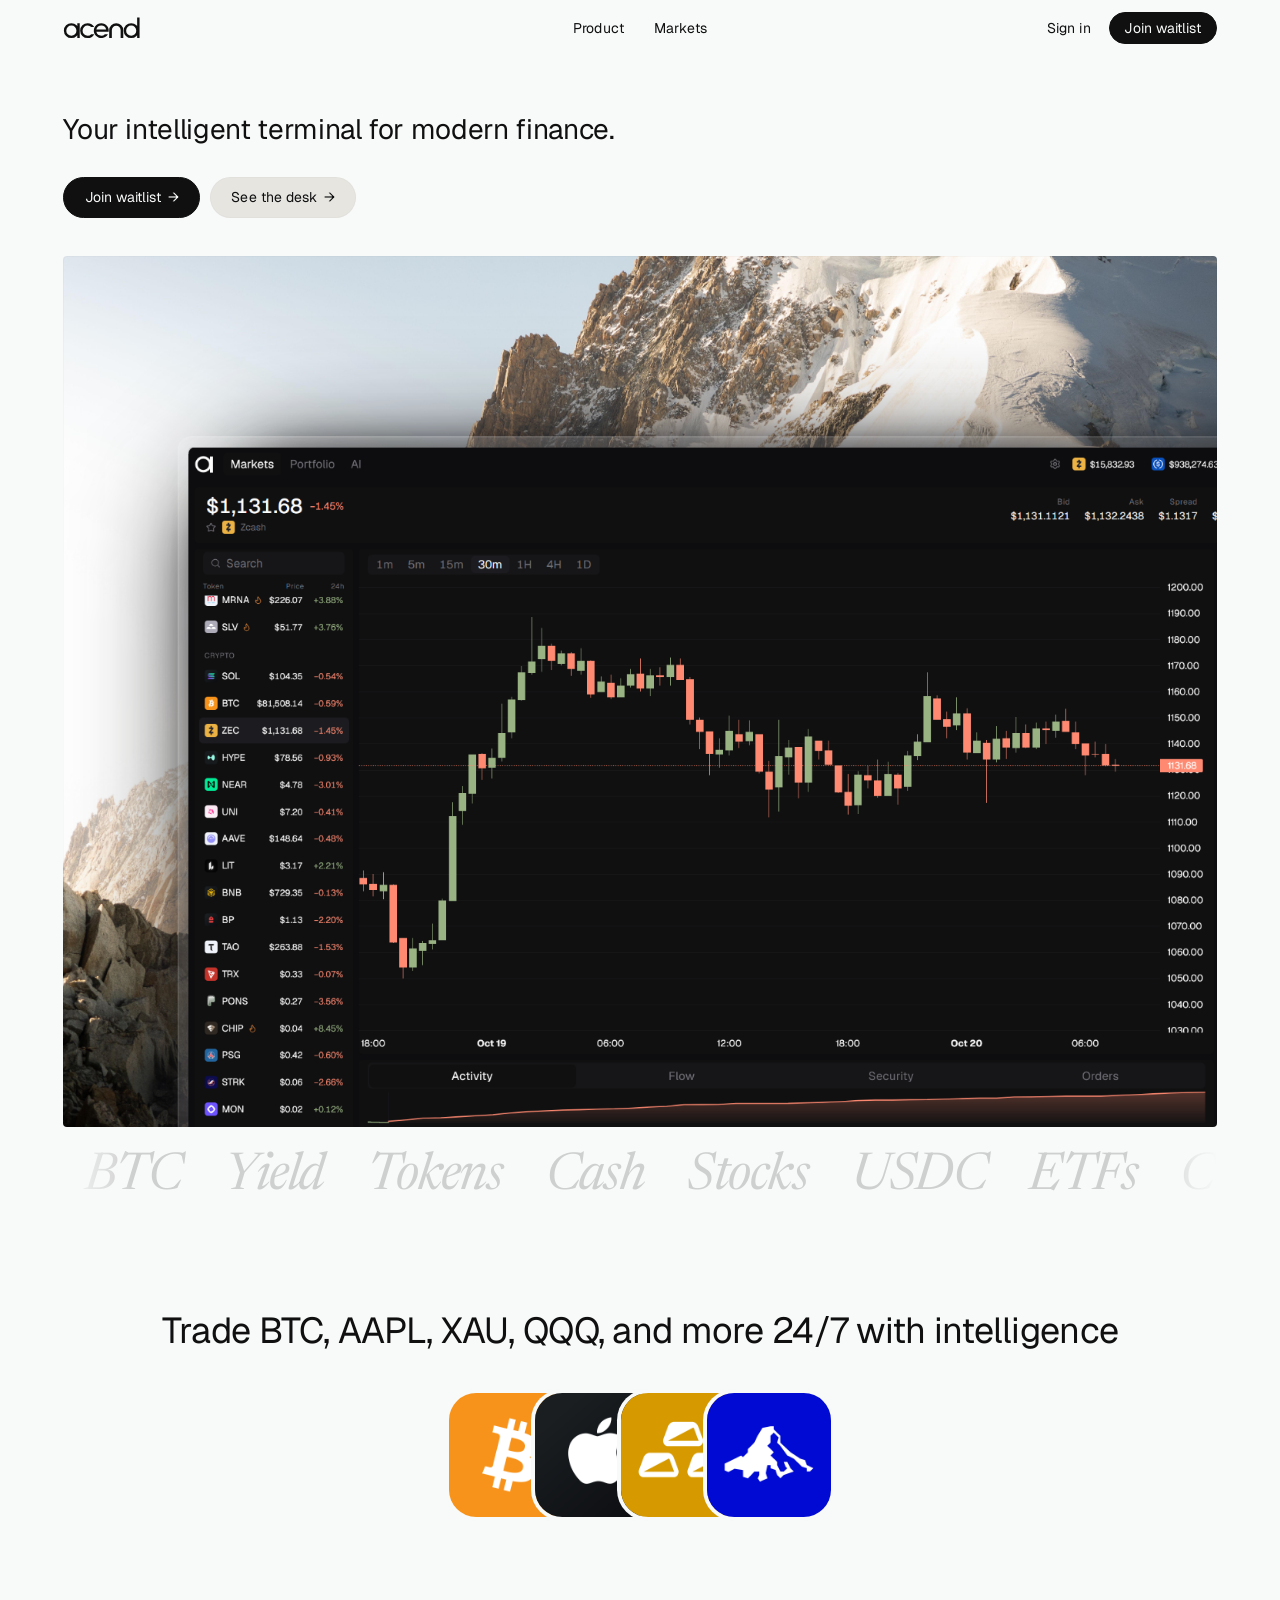
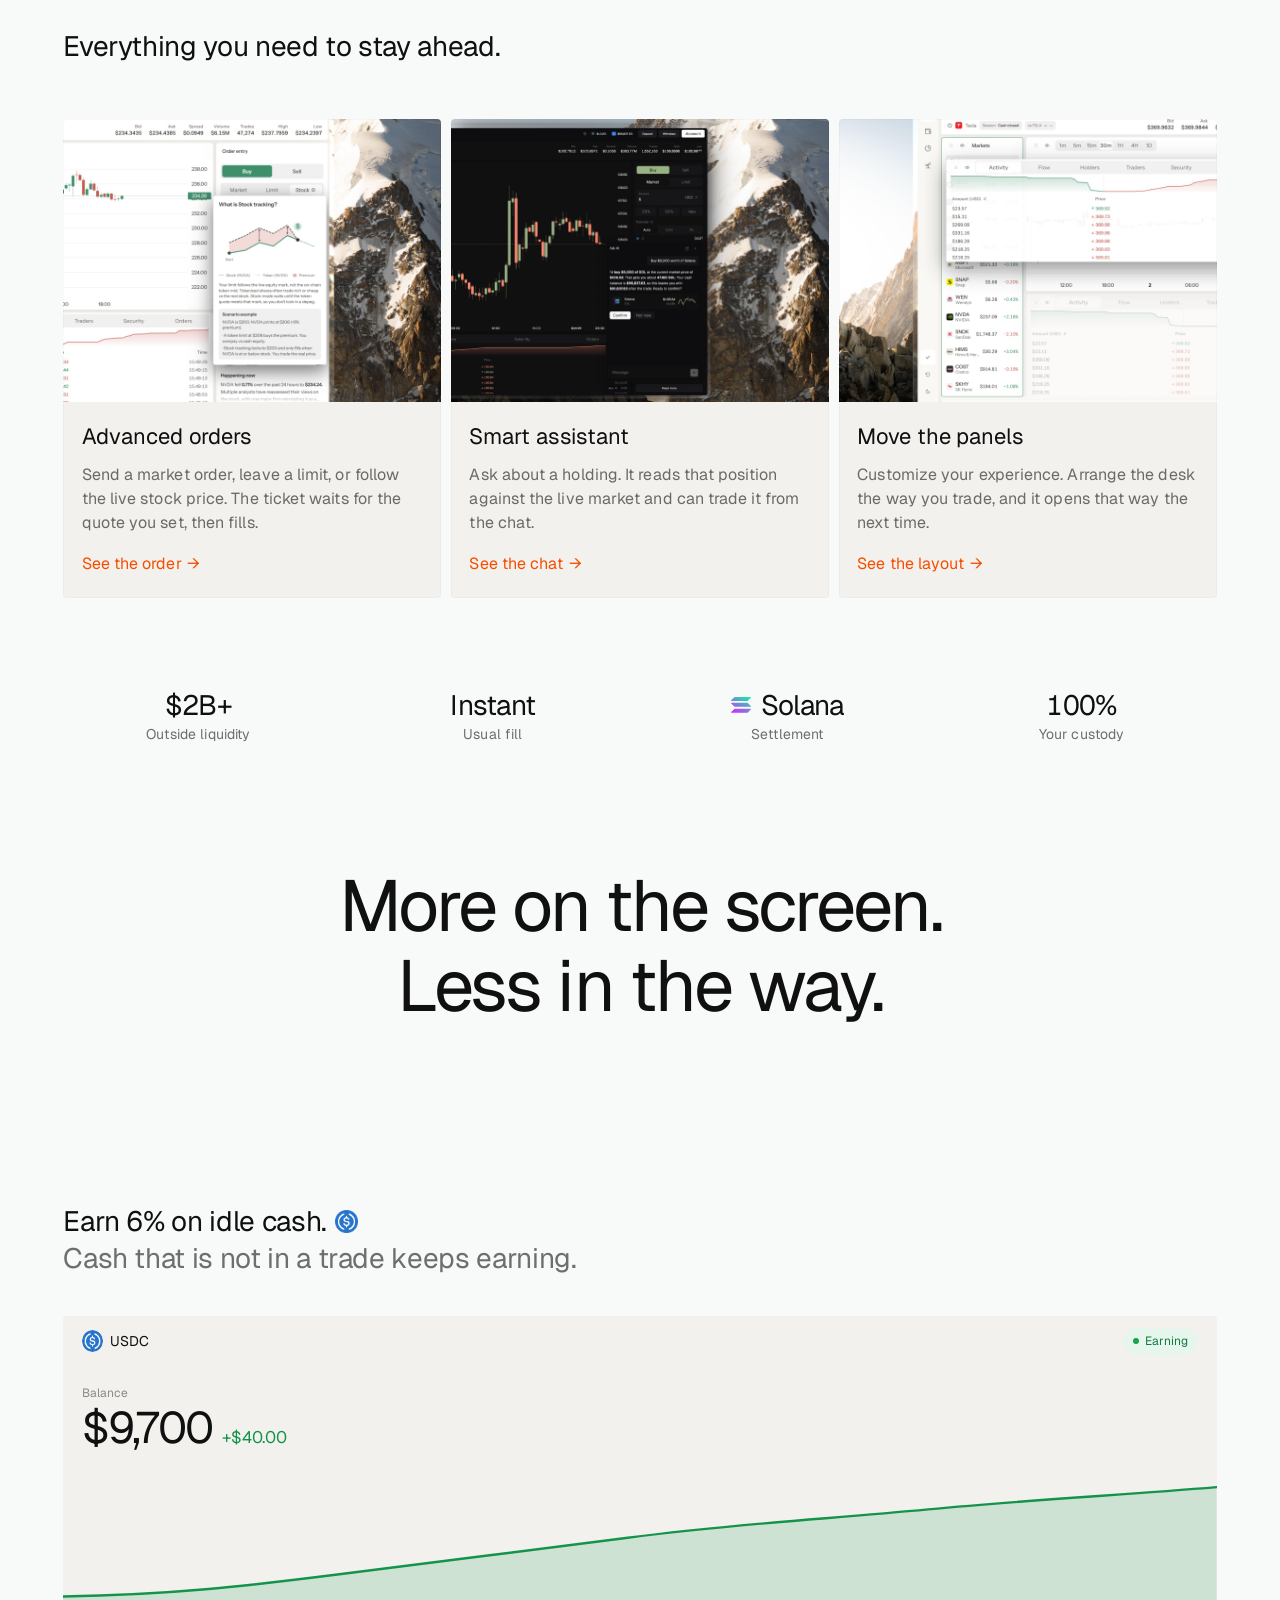
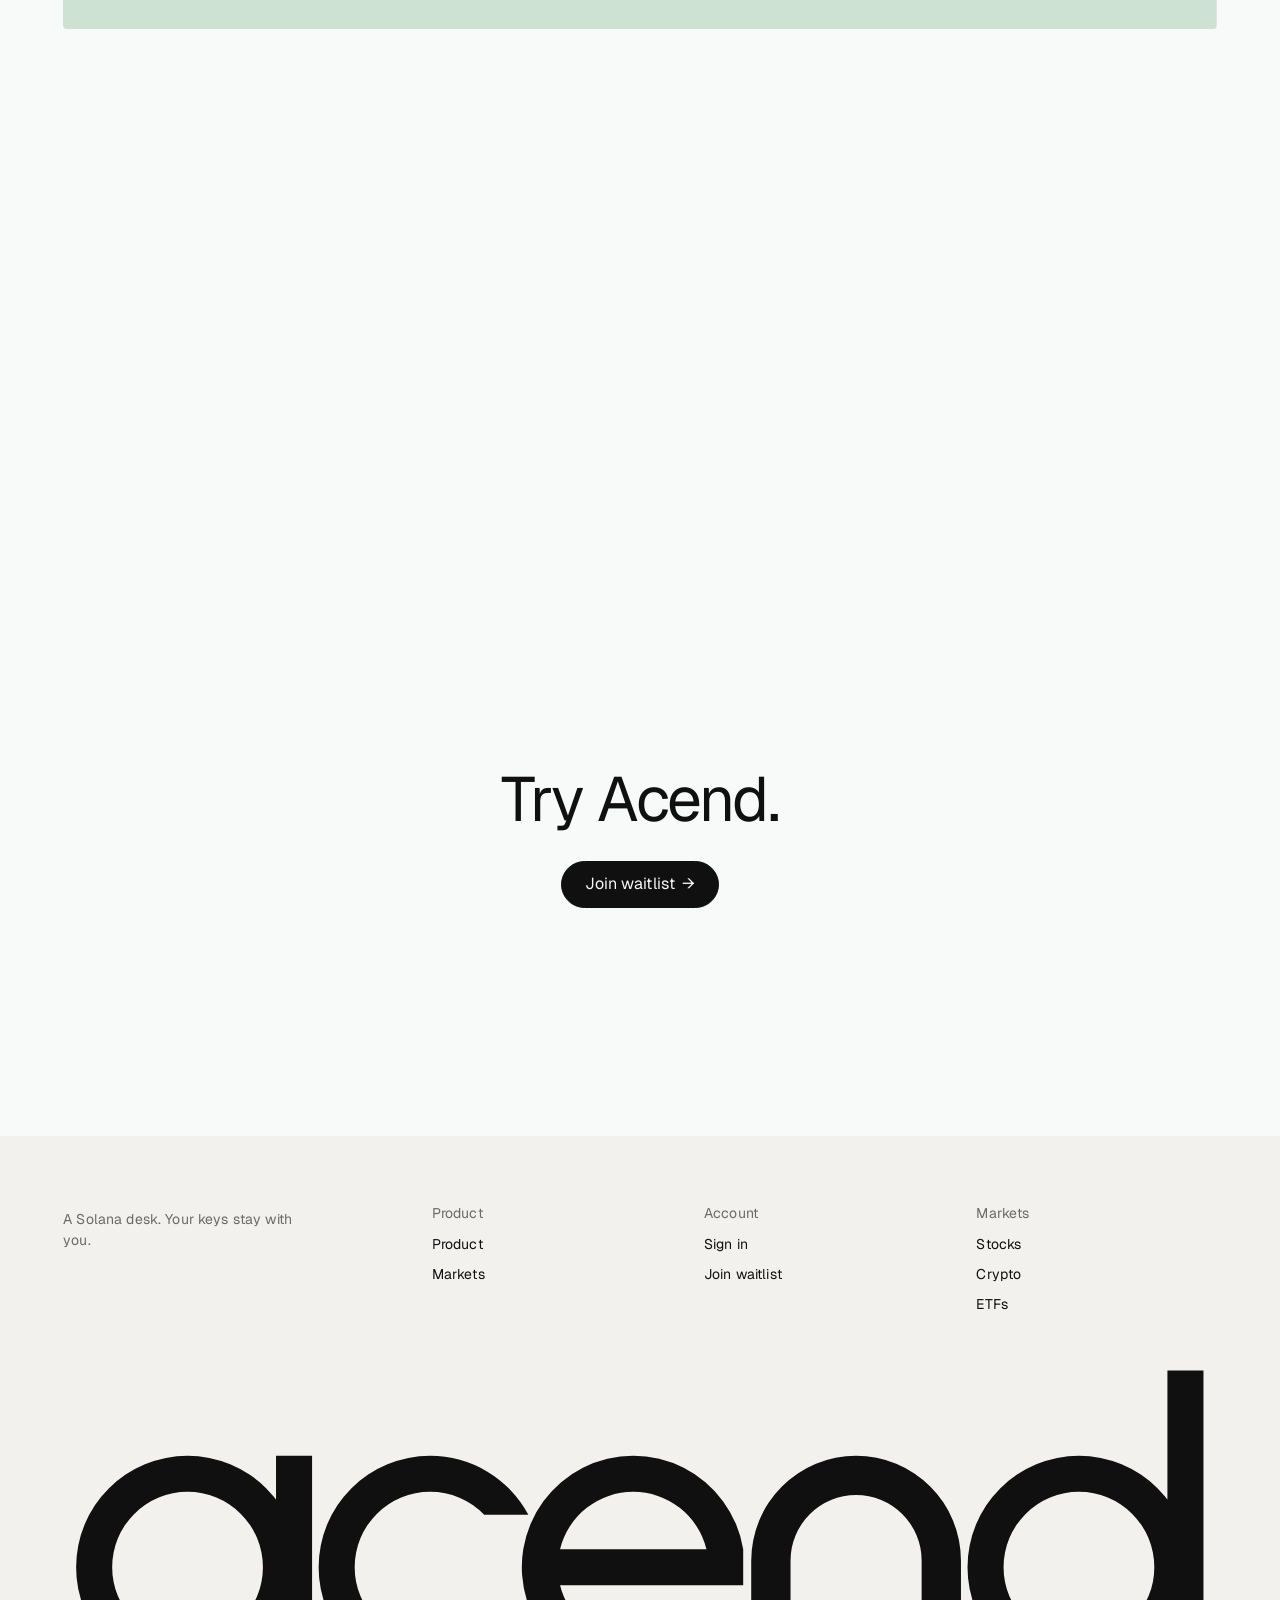
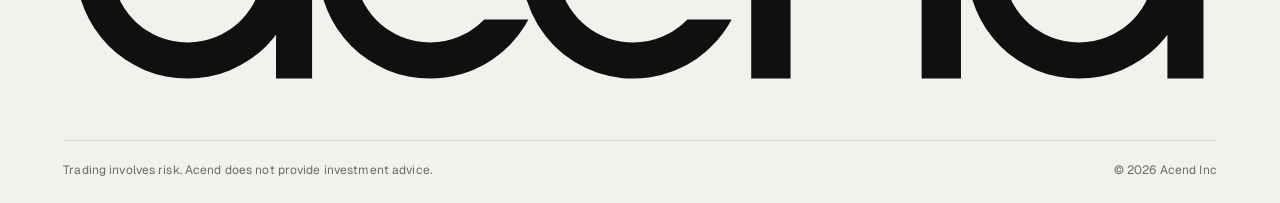
<file: index.html>
<!DOCTYPE html>
<html lang="en">
  <head>
    <meta charset="utf-8" />
    <meta name="viewport" content="width=device-width, initial-scale=1" />
    <meta name="theme-color" content="#f8f9f9" />
    <meta
      name="description"
      content="Acend is a trading desk on Solana. Stocks, crypto, ETFs, and yield in one place. You keep custody."
    />
    <meta property="og:title" content="Acend | A trading desk on Solana" />
    <meta
      property="og:description"
      content="Acend is a trading desk on Solana. One ticket for stocks, crypto, ETFs, and yield. You keep custody."
    />
    <meta property="og:type" content="website" />
    <title>Acend | A trading desk on Solana</title>
    <link rel="icon" href="./favicon.svg" type="image/svg+xml" />
    <link rel="preconnect" href="https://fonts.googleapis.com" />
    <link rel="preconnect" href="https://fonts.gstatic.com" crossorigin />
    <link
      href="https://fonts.googleapis.com/css2?family=Geist:wght@300;400;500&family=Newsreader:ital,opsz,wght@1,6..72,400&display=swap"
      rel="stylesheet"
    />
    <link rel="stylesheet" href="./styles.css" />
  </head>
  <body>
    <a class="skip-link" href="#main">Skip to content</a>

    <header class="header">
      <div class="container header-bar">
        <a class="logo" href="#top" aria-label="Acend home">
          <svg class="wordmark" viewBox="0 0 176 50" aria-hidden="true">
            <g fill="currentColor" fill-rule="nonzero">
              <g transform="translate(2 14)">
                <path d="M34 17a17 17 0 1 1-34 0 17 17 0 1 1 34 0zM28.5 17a11.5 11.5 0 1 0-23 0 11.5 11.5 0 1 0 23 0zM30.5 0h5.5v34h-5.5z" />
              </g>
              <g transform="translate(39 14)">
                <path d="M32 9A17 17 0 0 0 17 0A17 17 0 0 0 0 17A17 17 0 0 0 17 34A17 17 0 0 0 32 25L25.26 25A11.5 11.5 0 0 1 17 28.5A11.5 11.5 0 0 1 5.5 17A11.5 11.5 0 0 1 17 5.5A11.5 11.5 0 0 1 25.26 9L32 9Z" />
              </g>
              <g transform="translate(70 14)">
                <path fill-rule="evenodd" d="M32 25A17 17 0 1 1 33.776 14.25L33.776 19.75H5.833A11.5 11.5 0 0 0 17 28.5A11.5 11.5 0 0 0 25.26 25L32 25ZM5.833 14.25A11.5 11.5 0 0 1 17 5.5A11.5 11.5 0 0 1 28.167 14.25Z" />
              </g>
              <g transform="translate(105 14)">
                <path d="M0 34V16A16 16 0 0 1 32 16V34H26V16A10 10 0 0 0 6 16V34H0Z" />
              </g>
              <g transform="translate(138 14)">
                <path d="M34 17a17 17 0 1 1-34 0 17 17 0 1 1 34 0zM28.5 17a11.5 11.5 0 1 0-23 0 11.5 11.5 0 1 0 23 0zM30.5-13h5.5v47h-5.5z" />
              </g>
            </g>
          </svg>
        </a>

        <nav class="nav" aria-label="Primary">
          <a href="#products">Product</a>
          <a href="#products">Markets</a>
        </nav>

        <div class="header-actions">
          <a class="quiet" href="https://acend-production.up.railway.app" data-app>Sign in</a>
          <a class="btn" href="/waitlist">Join waitlist</a>
        </div>

        <button
          class="menu-toggle"
          type="button"
          aria-expanded="false"
          aria-controls="mobile-nav"
          aria-label="Open menu"
        >
          <span></span>
          <span></span>
          <span></span>
        </button>
      </div>
    </header>

    <div class="mobile-nav" id="mobile-nav">
      <nav class="container" aria-label="Mobile">
        <a href="#products">Product</a>
        <a href="#products">Markets</a>
        <div class="mobile-cta">
          <a class="btn" href="/waitlist">Join waitlist</a>
        </div>
      </nav>
    </div>

    <main id="main">
      <section class="hero" id="top">
        <div class="container">
          <div class="stack">
            <h1 class="stack-title">Your intelligent terminal for modern finance.</h1>
          </div>
          <div class="hero-actions">
            <a class="btn" href="/waitlist">
              Join waitlist <span class="arrow" aria-hidden="true">→</span>
            </a>
            <a class="btn btn--secondary" href="#products">
              See the desk <span class="arrow" aria-hidden="true">→</span>
            </a>
          </div>

          <figure class="stage">
            <img
              src="./images/hero-desktop.png"
              alt="Acend trading desk over a mountain, with markets, a chart, and an order ticket."
              width="1500"
              height="1132"
            />
          </figure>
        </div>

        <section class="marquee" id="markets" aria-label="Markets">
          <div class="marquee__mask">
            <div class="marquee__track">
              <span class="marquee__item">BTC</span>
              <span class="marquee__item">Yield</span>
              <span class="marquee__item">Tokens</span>
              <span class="marquee__item">Cash</span>
              <span class="marquee__item">Stocks</span>
              <span class="marquee__item">USDC</span>
              <span class="marquee__item">ETFs</span>
              <span class="marquee__item">Crypto</span>
              <span class="marquee__item">SOL</span>
              <span class="marquee__item">Portfolio</span>
              <span class="marquee__item">BTC</span>
              <span class="marquee__item">Yield</span>
              <span class="marquee__item">Tokens</span>
              <span class="marquee__item">Cash</span>
              <span class="marquee__item">Stocks</span>
              <span class="marquee__item">USDC</span>
              <span class="marquee__item">ETFs</span>
              <span class="marquee__item">Crypto</span>
              <span class="marquee__item">SOL</span>
              <span class="marquee__item">Portfolio</span>
            </div>
          </div>
        </section>
      </section>

      <section class="logos" aria-labelledby="logos-title">
        <div class="container">
          <p class="logos-title" id="logos-title">Trade BTC, AAPL, XAU, QQQ, and more 24/7 with intelligence</p>
          <div class="marks">
            <img src="./images/mark-btc.png" alt="" width="600" height="600" />
            <img src="./images/mark-aapl.png" alt="" width="600" height="600" />
            <img src="./images/mark-xau.png" alt="" width="600" height="600" />
            <img src="./images/mark-qqq.png" alt="" width="600" height="600" />
          </div>
        </div>
      </section>

      <section class="section" id="products">
        <div class="container">
          <div class="stack">
            <h2 class="stack-title">Everything you need<br class="stack-break"> to stay ahead.</h2>
          </div>

          <div class="cards">
            <article class="card">
              <figure class="card-media">
                <img
                  src="./images/advanced-orders.jpg"
                  alt="Stock tracking on the Acend ticket, with a limit that follows the live equity price"
                  width="1600"
                  height="1200"
                />
              </figure>
              <div class="card-body">
                <h3 class="type-md">Advanced orders</h3>
                <p class="type-base sec pretty">
                  Send a market order, leave a limit, or follow the live stock price. The ticket waits for the quote you set, then fills.
                </p>
                <a class="link-accent" href="#products">See the order <span class="arrow" aria-hidden="true">→</span></a>
              </div>
            </article>

            <article class="card">
              <figure class="card-media">
                <img
                  src="./images/smart-assistant.jpg"
                  alt="Ask AI on the Acend desk, confirming a $5,000 Solana buy beside a mountain."
                  width="1517"
                  height="1136"
                />
              </figure>
              <div class="card-body">
                <h3 class="type-md">Smart assistant</h3>
                <p class="type-base sec pretty">
                  Ask about a holding. It reads that position against the live market and can trade it from the chat.
                </p>
                <a class="link-accent" href="#products">See the chat <span class="arrow" aria-hidden="true">→</span></a>
              </div>
            </article>

            <article class="card">
              <figure class="card-media">
                <img
                  src="./images/easy-layout.jpg"
                  alt="Acend markets panel dragged over a Tesla chart, with activity and a stock list"
                  width="1600"
                  height="1200"
                />
              </figure>
              <div class="card-body">
                <h3 class="type-md">Move the panels</h3>
                <p class="type-base sec pretty">
                  Customize your experience. Arrange the desk the way you trade, and it opens that way the next time.
                </p>
                <a class="link-accent" href="#products">See the layout <span class="arrow" aria-hidden="true">→</span></a>
              </div>
            </article>
          </div>
        </div>
      </section>

      <section class="stats-band">
        <div class="container">
          <dl class="stats">
            <div>
              <dt>$2B+</dt>
              <dd>Outside liquidity</dd>
            </div>
            <div>
              <dt>Instant</dt>
              <dd>Usual fill</dd>
            </div>
            <div>
              <dt class="stats-solana">
                <svg class="solana-mark" viewBox="0 0 398 312" aria-hidden="true" focusable="false">
                  <defs>
                    <linearGradient id="sol-a" x1="360.9" y1="351.5" x2="141.2" y2="-69.3" gradientTransform="matrix(1 0 0 -1 0 314)" gradientUnits="userSpaceOnUse">
                      <stop offset="0" stop-color="#00ffa3" />
                      <stop offset="1" stop-color="#dc1fff" />
                    </linearGradient>
                    <linearGradient id="sol-b" x1="264.8" y1="401.6" x2="45.2" y2="-19.1" gradientTransform="matrix(1 0 0 -1 0 314)" gradientUnits="userSpaceOnUse">
                      <stop offset="0" stop-color="#00ffa3" />
                      <stop offset="1" stop-color="#dc1fff" />
                    </linearGradient>
                    <linearGradient id="sol-c" x1="312.5" y1="376.7" x2="92.9" y2="-44.1" gradientTransform="matrix(1 0 0 -1 0 314)" gradientUnits="userSpaceOnUse">
                      <stop offset="0" stop-color="#00ffa3" />
                      <stop offset="1" stop-color="#dc1fff" />
                    </linearGradient>
                  </defs>
                  <path fill="url(#sol-b)" d="M64.6 3.8C67.1 1.4 70.4 0 73.8 0h317.4c5.8 0 8.7 7 4.6 11.1l-62.7 62.7c-2.4 2.4-5.7 3.8-9.2 3.8H6.5c-5.8 0-8.7-7-4.6-11.1L64.6 3.8z" />
                  <path fill="url(#sol-c)" d="M333.1 120.1c-2.4-2.4-5.7-3.8-9.2-3.8H6.5c-5.8 0-8.7 7-4.6 11.1l62.7 62.7c2.4 2.4 5.7 3.8 9.2 3.8h317.4c5.8 0 8.7-7 4.6-11.1l-62.7-62.7z" />
                  <path fill="url(#sol-a)" d="M64.6 237.9c2.4-2.4 5.7-3.8 9.2-3.8h317.4c5.8 0 8.7 7 4.6 11.1l-62.7 62.7c-2.4 2.4-5.7 3.8-9.2 3.8H6.5c-5.8 0-8.7-7-4.6-11.1l62.7-62.7z" />
                </svg>
                Solana
              </dt>
              <dd>Settlement</dd>
            </div>
            <div>
              <dt>100%</dt>
              <dd>Your custody</dd>
            </div>
          </dl>
        </div>
      </section>

      <section class="statement">
        <div class="container">
          <h2 class="type-display">More on the screen. Less in the way.</h2>
        </div>
      </section>

      <section class="section yield" id="yield">
        <div class="container">
          <div class="stack">
            <h2 class="stack-title">Earn 6% on idle cash.<img class="cash-mark" src="./images/usdc.png" alt="" width="256" height="256" /></h2>
            <p class="stack-support">Cash that is not in a trade keeps earning.</p>
          </div>
          <figure class="yield-shot">
            <div class="app-shot" role="img" aria-label="Acend balance of $9,700, earning $40.00.">
              <div class="app-shot-bar">
                <span class="app-shot-asset">
                  <img src="./images/usdc.png" alt="" width="256" height="256" />
                  USDC
                </span>
                <span class="app-status">Earning</span>
              </div>
              <div class="app-shot-main">
                <p class="app-shot-label">Balance</p>
                <div class="app-shot-line">
                  <p class="app-shot-balance">$9,700</p>
                  <p class="app-shot-delta">+$40.00</p>
                </div>
              </div>
              <svg class="app-chart" viewBox="0 0 960 150" preserveAspectRatio="none" aria-hidden="true">
                <path class="app-chart-fill" d="M0 118C90 116 150 108 230 96C320 82 380 74 470 60C560 46 630 42 720 32C810 22 880 18 960 10V150H0Z" />
                <path class="app-chart-line" d="M0 118C90 116 150 108 230 96C320 82 380 74 470 60C560 46 630 42 720 32C810 22 880 18 960 10" />
              </svg>
            </div>
          </figure>
        </div>
      </section>

      <section class="globe-park" aria-hidden="true">
        <div class="container">
          <canvas class="globe" id="globe"></canvas>
        </div>
      </section>

      <section class="close" id="get-started">
        <div class="container">
          <div class="stack">
            <h2 class="stack-title">Try Acend.</h2>
          </div>
          <a class="btn" href="/waitlist">
            Join waitlist <span class="arrow" aria-hidden="true">→</span>
          </a>
        </div>
      </section>

      <div class="mind">
        <canvas id="mind" aria-hidden="true"></canvas>
      </div>
    </main>

    <footer class="footer">
      <div class="container">
        <div class="footer-grid">
          <div class="footer-brand">
            <p>A Solana desk. Your keys stay with you.</p>
          </div>
          <div>
            <h3>Product</h3>
            <a href="#products">Product</a>
            <a href="#products">Markets</a>
          </div>
          <div>
            <h3>Account</h3>
            <a href="https://acend-production.up.railway.app" data-app>Sign in</a>
            <a href="/waitlist">Join waitlist</a>
          </div>
          <div>
            <h3>Markets</h3>
            <a href="#products">Stocks</a>
            <a href="#products">Crypto</a>
            <a href="#products">ETFs</a>
          </div>
        </div>

        <a class="footer-mark" href="#top" aria-label="Acend home">
          <svg class="wordmark" viewBox="0 0 176 50" aria-hidden="true">
            <g fill="currentColor" fill-rule="nonzero">
              <g transform="translate(2 14)">
                <path d="M34 17a17 17 0 1 1-34 0 17 17 0 1 1 34 0zM28.5 17a11.5 11.5 0 1 0-23 0 11.5 11.5 0 1 0 23 0zM30.5 0h5.5v34h-5.5z" />
              </g>
              <g transform="translate(39 14)">
                <path d="M32 9A17 17 0 0 0 17 0A17 17 0 0 0 0 17A17 17 0 0 0 17 34A17 17 0 0 0 32 25L25.26 25A11.5 11.5 0 0 1 17 28.5A11.5 11.5 0 0 1 5.5 17A11.5 11.5 0 0 1 17 5.5A11.5 11.5 0 0 1 25.26 9L32 9Z" />
              </g>
              <g transform="translate(70 14)">
                <path fill-rule="evenodd" d="M32 25A17 17 0 1 1 33.776 14.25L33.776 19.75H5.833A11.5 11.5 0 0 0 17 28.5A11.5 11.5 0 0 0 25.26 25L32 25ZM5.833 14.25A11.5 11.5 0 0 1 17 5.5A11.5 11.5 0 0 1 28.167 14.25Z" />
              </g>
              <g transform="translate(105 14)">
                <path d="M0 34V16A16 16 0 0 1 32 16V34H26V16A10 10 0 0 0 6 16V34H0Z" />
              </g>
              <g transform="translate(138 14)">
                <path d="M34 17a17 17 0 1 1-34 0 17 17 0 1 1 34 0zM28.5 17a11.5 11.5 0 1 0-23 0 11.5 11.5 0 1 0 23 0zM30.5-13h5.5v47h-5.5z" />
              </g>
            </g>
          </svg>
        </a>

        <div class="footer-bottom">
          <p>Trading involves risk. Acend does not provide investment advice.</p>
          <p>© 2026 Acend Inc</p>
        </div>
      </div>
    </footer>

    <div class="beta" id="beta-gate" hidden role="dialog" aria-modal="true" aria-labelledby="beta-gate-title">
      <div class="beta-backdrop" data-beta-close></div>
      <div class="beta-panel">
        <h2 id="beta-gate-title" class="type-lg">Acend is in beta.</h2>
        <p class="type-base sec">Accounts open soon.</p>
        <button type="button" class="btn" data-beta-close>Back</button>
      </div>
    </div>

    <script src="./main.js"></script>
  </body>
</html>
</file>
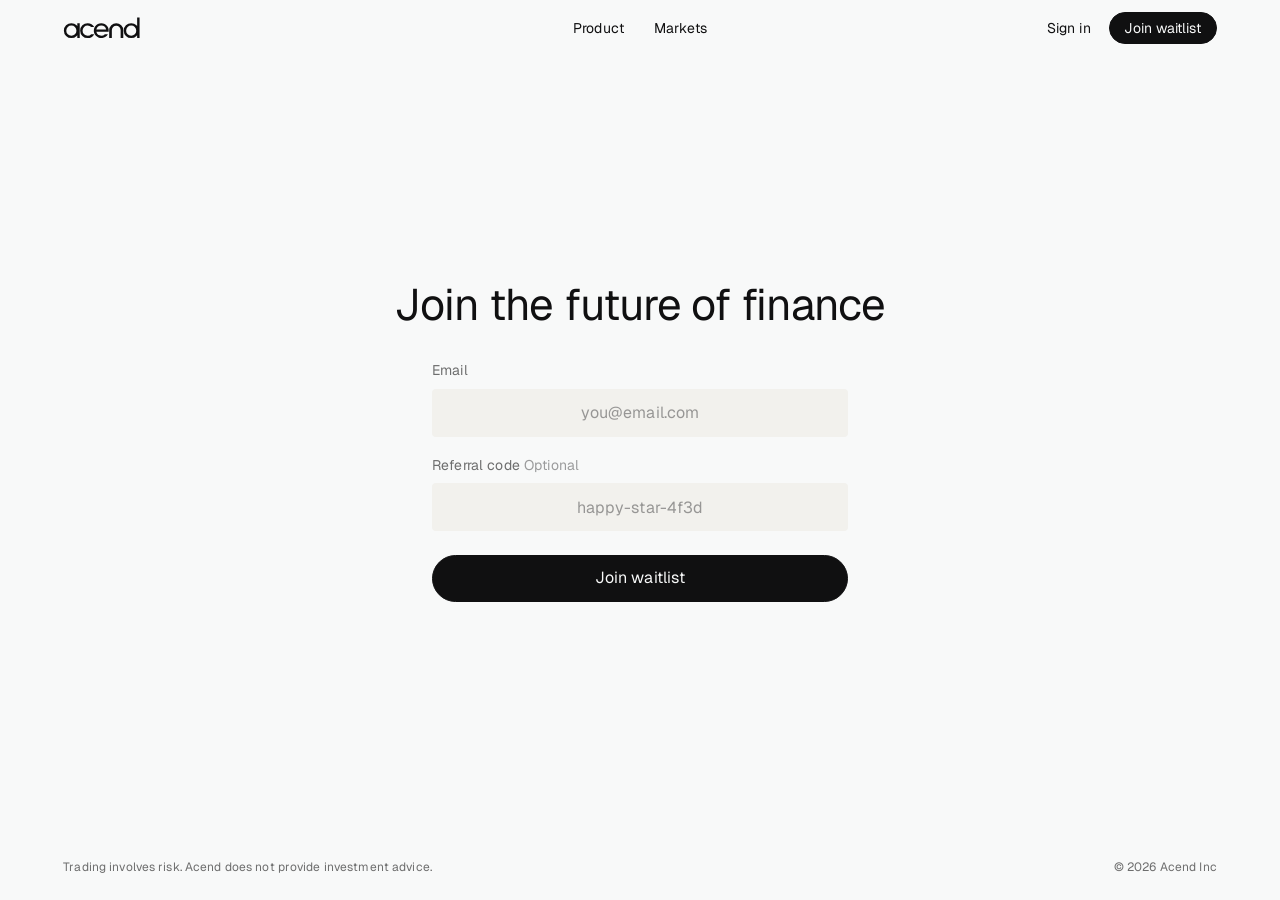
<file: waitlist.html>
<!DOCTYPE html>
<html lang="en">
  <head>
    <meta charset="utf-8" />
    <meta name="viewport" content="width=device-width, initial-scale=1" />
    <meta name="theme-color" content="#f8f9f9" />
    <meta name="description" content="One desk for stocks, crypto, ETFs, and cash that keeps earning." />
    <meta property="og:title" content="Join the future of finance | Acend" />
    <meta property="og:description" content="One desk for stocks, crypto, ETFs, and cash that keeps earning." />
    <meta property="og:type" content="website" />
    <title>Join the future of finance | Acend</title>
    <link rel="icon" href="./favicon.svg" type="image/svg+xml" />
    <link rel="preconnect" href="https://fonts.googleapis.com" />
    <link rel="preconnect" href="https://fonts.gstatic.com" crossorigin />
    <link
      href="https://fonts.googleapis.com/css2?family=Geist:wght@300;400;500&family=Newsreader:ital,opsz,wght@1,6..72,400&display=swap"
      rel="stylesheet"
    />
    <link rel="stylesheet" href="./styles.css" />
  </head>
  <body class="waitlist-page">
    <a class="skip-link" href="#main">Skip to content</a>

    <header class="header">
      <div class="container header-bar">
        <a class="logo" href="./index.html" aria-label="Acend home">
          <svg class="wordmark" viewBox="0 0 176 50" aria-hidden="true">
            <g fill="currentColor" fill-rule="nonzero">
              <g transform="translate(2 14)">
                <path d="M34 17a17 17 0 1 1-34 0 17 17 0 1 1 34 0zM28.5 17a11.5 11.5 0 1 0-23 0 11.5 11.5 0 1 0 23 0zM30.5 0h5.5v34h-5.5z" />
              </g>
              <g transform="translate(39 14)">
                <path d="M32 9A17 17 0 0 0 17 0A17 17 0 0 0 0 17A17 17 0 0 0 17 34A17 17 0 0 0 32 25L25.26 25A11.5 11.5 0 0 1 17 28.5A11.5 11.5 0 0 1 5.5 17A11.5 11.5 0 0 1 17 5.5A11.5 11.5 0 0 1 25.26 9L32 9Z" />
              </g>
              <g transform="translate(70 14)">
                <path fill-rule="evenodd" d="M32 25A17 17 0 1 1 33.776 14.25L33.776 19.75H5.833A11.5 11.5 0 0 0 17 28.5A11.5 11.5 0 0 0 25.26 25L32 25ZM5.833 14.25A11.5 11.5 0 0 1 17 5.5A11.5 11.5 0 0 1 28.167 14.25Z" />
              </g>
              <g transform="translate(105 14)">
                <path d="M0 34V16A16 16 0 0 1 32 16V34H26V16A10 10 0 0 0 6 16V34H0Z" />
              </g>
              <g transform="translate(138 14)">
                <path d="M34 17a17 17 0 1 1-34 0 17 17 0 1 1 34 0zM28.5 17a11.5 11.5 0 1 0-23 0 11.5 11.5 0 1 0 23 0zM30.5-13h5.5v47h-5.5z" />
              </g>
            </g>
          </svg>
        </a>

        <nav class="nav" aria-label="Primary">
          <a href="./index.html#products">Product</a>
          <a href="./index.html#products">Markets</a>
        </nav>

        <div class="header-actions">
          <a class="quiet" href="https://acend-production.up.railway.app" data-app>Sign in</a>
          <a class="btn" href="/waitlist">Join waitlist</a>
        </div>

        <button
          class="menu-toggle"
          type="button"
          aria-expanded="false"
          aria-controls="mobile-nav"
          aria-label="Open menu"
        >
          <span></span>
          <span></span>
          <span></span>
        </button>
      </div>
    </header>

    <div class="mobile-nav" id="mobile-nav">
      <nav class="container" aria-label="Mobile">
        <a href="./index.html#products">Product</a>
        <a href="./index.html#products">Markets</a>
        <div class="mobile-cta">
          <a class="btn" href="/waitlist">Join waitlist</a>
        </div>
      </nav>
    </div>

    <main class="waitlist-main" id="main">
      <div class="container">
        <div class="waitlist-panel">
          <div id="waitlist-intro">
          <h1 class="waitlist-title">Join the future of finance</h1>

          <form class="waitlist-form" id="waitlist-form" novalidate>
            <label class="waitlist-field">
              <span>Email</span>
              <input id="email" name="email" type="email" autocomplete="email" inputmode="email" required placeholder="you@email.com" />
            </label>
            <label class="waitlist-field">
              <span>Referral code <em>Optional</em></span>
              <input id="referral" name="referral" type="text" autocomplete="off" maxlength="64" spellcheck="false" placeholder="happy-star-4f3d" />
            </label>
            <p class="waitlist-error" id="waitlist-error" hidden role="alert"></p>
            <button class="btn" type="submit">Join waitlist</button>
          </form>
          </div>

          <section class="waitlist-result" id="waitlist-result" hidden aria-live="polite">
            <h2 class="waitlist-title" id="result-title" tabindex="-1">You're on the list</h2>
            <p class="waitlist-lead" id="result-note"></p>
            <div class="waitlist-stats">
              <p class="waitlist-place" id="result-place" hidden>
                <span>Your place</span>
                <strong id="result-place-value"></strong>
              </p>
              <p class="waitlist-points" id="result-points" hidden>
                <span>Your points</span>
                <strong id="result-points-value"></strong>
              </p>
            </div>
            <ul class="waitlist-rewards" id="result-rewards" hidden>
              <li><strong>50</strong> for joining</li>
              <li><strong>30</strong> per referral</li>
              <li><strong>20</strong> per follow</li>
            </ul>
            <div class="waitlist-share" id="result-share" hidden>
              <p class="waitlist-code-label">Your code</p>
              <div class="waitlist-code-row">
                <p class="waitlist-code" id="result-code"></p>
                <button class="copy-icon" id="copy-code" type="button" aria-label="Copy referral code">
                  <svg class="copy-icon-copy" viewBox="0 0 24 24" aria-hidden="true">
                    <rect x="8" y="8" width="12" height="12" rx="2" fill="none" stroke="currentColor" stroke-width="1.75" />
                    <path d="M6 16H5a2 2 0 0 1-2-2V5a2 2 0 0 1 2-2h9a2 2 0 0 1 2 2v1" fill="none" stroke="currentColor" stroke-width="1.75" />
                  </svg>
                  <svg class="copy-icon-check" viewBox="0 0 24 24" aria-hidden="true">
                    <path d="M5 12.5 10 17.5 19 7" fill="none" stroke="currentColor" stroke-width="2" stroke-linecap="round" stroke-linejoin="round" />
                  </svg>
                </button>
              </div>
              <a class="btn" id="share-x" href="https://x.com/intent/tweet" target="_blank" rel="noopener noreferrer">
                <span class="x-label">
                  <svg viewBox="0 0 24 24" aria-hidden="true" width="14" height="14">
                    <path fill="currentColor" d="M14.7 10.3 22.4 2h-1.8l-6.7 7.2L8.6 2H2l8.1 11.2L2 22h1.8l7.1-7.6L15.4 22H22l-7.3-11.7Zm-2.5 2.7-.8-1.1L4.6 3.3h2.8l5.2 7 .8 1.1 6.9 9.3h-2.8l-5.3-7.7Z" />
                  </svg>
                  <span class="x-label-text">Post on X</span>
                </span>
              </a>
            </div>
          </section>
        </div>
      </div>
    </main>

    <footer class="footer waitlist-foot">
      <div class="container">
        <div class="footer-bottom">
          <p>Trading involves risk. Acend does not provide investment advice.</p>
          <p>© 2026 Acend Inc</p>
        </div>
      </div>
    </footer>

    <div class="beta" id="beta-gate" hidden role="dialog" aria-modal="true" aria-labelledby="beta-gate-title">
      <div class="beta-backdrop" data-beta-close></div>
      <div class="beta-panel">
        <h2 id="beta-gate-title" class="type-lg">Acend is in beta.</h2>
        <p class="type-base sec">Accounts open soon.</p>
        <button type="button" class="btn" data-beta-close>Back</button>
      </div>
    </div>

    <script src="./main.js"></script>
    <script src="./waitlist.js"></script>
  </body>
</html>
</file>
<file: styles.css>
/* Acend, set in Cursor's marketing system.
   Type scale, color, spacing, and buttons follow cursor.com.
   CursorGothic is proprietary, so the grotesque is Geist at the same
   weights Cursor actually ships: 400 for text and display, 700 unused
   on the page. */

:root {
  --bg: #f8f9f9;
  --fg: #101011;
  --fg-02: #2a2a2c;
  --accent: #f54e00;
  --card: #f2f1ed;
  --card-03: #e6e5e0;
  --card-04: #e1e0db;
  --text-sec: color-mix(in oklab, var(--fg) 60%, transparent);
  --text-ter: color-mix(in oklab, var(--fg) 40%, transparent);
  --text-hover: color-mix(in oklab, var(--fg) 75%, transparent);
  --border: color-mix(in oklab, var(--fg) 2.5%, transparent);
  --border-02: color-mix(in oklab, var(--fg) 10%, transparent);
  --accent-hover: color-mix(in oklab, var(--accent) 75%, transparent);

  --font: "Geist", "Helvetica Neue", Helvetica, Arial, sans-serif;
  --font-display: "Newsreader", ui-serif, Georgia, serif;

  --g: 0.625rem;
  --v: 1.4rem;
  --header-h: 56px;
  --container: 1380px;
  --radius: 4px;
  --ease: cubic-bezier(0.25, 1, 0.5, 1);
  --dur: 0.14s;

  --text-xs: 0.75rem;
  --text-sm: 0.875rem;
  --text-base: 1rem;
  --text-md: 1.375rem;
  --text-md-lg: 1.625rem;
  --text-lg: 2.25rem;
  --text-xl: 3.25rem;
  --text-2xl: 4.5rem;

  --track-sm: 0.01em;
  --track-base: 0.005em;
  --track-md: -0.005em;
  --track-md-lg: -0.0125em;
  --track-lg: -0.02em;
  --track-xl: -0.025em;
  --track-2xl: -0.03em;
}

*,
*::before,
*::after {
  box-sizing: border-box;
}

html {
  scroll-behavior: smooth;
  scroll-padding-top: calc(var(--header-h) + 12px);
}

@media (prefers-reduced-motion: reduce) {
  html {
    scroll-behavior: auto;
  }

  *,
  *::before,
  *::after {
    transition: none !important;
    animation: none !important;
  }
}

body {
  margin: 0;
  min-height: 100vh;
  background: var(--bg);
  color: var(--fg);
  font-family: var(--font);
  font-size: var(--text-base);
  font-weight: 400;
  line-height: 1.5;
  letter-spacing: var(--track-base);
  font-synthesis: none;
  text-rendering: optimizeLegibility;
  -webkit-font-smoothing: antialiased;
  -moz-osx-font-smoothing: grayscale;
}

body.locked {
  overflow: hidden;
}

img,
svg {
  display: block;
  max-width: 100%;
}

button,
a {
  color: inherit;
}

button {
  font: inherit;
  background: none;
  border: 0;
  padding: 0;
  cursor: pointer;
}

a {
  text-decoration: none;
}

h1,
h2,
h3,
p,
dl,
dd,
figure,
blockquote {
  margin: 0;
}

::selection {
  background: var(--fg);
  color: var(--bg);
}

:focus {
  outline: none;
}

:focus-visible {
  outline: 2px solid var(--fg);
  outline-offset: 0.3ch;
}

.skip-link {
  position: absolute;
  left: 1rem;
  top: -4rem;
  z-index: 80;
  border-radius: 999px;
  background: var(--fg);
  color: var(--bg);
  padding: 0.45em 0.8em;
  font-size: var(--text-sm);
}

.skip-link:focus {
  top: 0.75rem;
}

.container {
  width: min(var(--container), calc(100% - 2.5rem));
  margin-inline: auto;
}

@media (min-width: 900px) {
  .container,
  .marquee {
    width: min(calc(var(--container) - 5.4rem), calc(100% - 2.5rem - 5.4rem));
    margin-inline: auto;
  }
}

.type-sm {
  font-size: var(--text-sm);
  line-height: 1.5;
  letter-spacing: var(--track-sm);
}

.type-base {
  font-size: var(--text-base);
  line-height: 1.5;
  letter-spacing: var(--track-base);
}

.type-md {
  font-size: var(--text-base);
  line-height: 1.3;
  letter-spacing: var(--track-md);
}

.type-lg {
  font-size: clamp(1.75rem, 1.2rem + 2vw, var(--text-lg));
  line-height: 1.2;
  letter-spacing: var(--track-lg);
  font-weight: 400;
  text-wrap: balance;
}

.type-display {
  font-size: clamp(2.5rem, 1rem + 5vw, var(--text-2xl));
  line-height: 1.1;
  letter-spacing: var(--track-2xl);
  font-weight: 400;
  text-wrap: balance;
}

.sec {
  color: var(--text-sec);
}

.pretty {
  text-wrap: pretty;
}

/* Buttons — fully rounded, weight 400, same padding as cursor.com */

.btn {
  display: inline-flex;
  align-items: center;
  justify-content: center;
  gap: 0.45em;
  border-radius: 999px;
  border: 1px solid var(--fg);
  background: var(--fg);
  color: var(--bg);
  font-size: var(--text-base);
  font-weight: 400;
  line-height: 1;
  letter-spacing: var(--track-base);
  padding: 0.89em 1.45em 0.91em;
  white-space: nowrap;
  transition: background-color var(--dur) var(--ease), border-color var(--dur) var(--ease), color var(--dur) var(--ease);
}

.btn:hover {
  background: var(--fg-02);
  border-color: var(--fg-02);
  color: var(--bg);
}

.btn--secondary {
  background: var(--card-03);
  border-color: var(--border);
  color: var(--fg);
}

.btn--secondary:hover {
  background: var(--card-04);
  border-color: var(--border);
  color: var(--fg);
}

.btn .arrow {
  display: inline-block;
  transition: transform var(--dur) var(--ease);
}

.btn:hover .arrow {
  transform: translateX(2px);
}

.link-accent {
  display: inline-flex;
  align-items: center;
  gap: 0.35em;
  color: var(--accent);
  font-size: var(--text-base);
  letter-spacing: var(--track-base);
  transition: color var(--dur) var(--ease);
}

.link-accent:hover {
  color: var(--accent-hover);
}

.link-accent .arrow {
  transition: transform var(--dur) var(--ease);
}

.link-accent:hover .arrow {
  transform: translateX(2px);
}

/* Header */

.header {
  position: fixed;
  inset: 0 0 auto;
  z-index: 50;
  height: var(--header-h);
  background: var(--bg);
}

.header-bar {
  display: flex;
  align-items: center;
  justify-content: space-between;
  height: var(--header-h);
  gap: 1rem;
}

.logo {
  display: inline-flex;
  align-items: center;
  color: var(--fg);
  position: relative;
  z-index: 60;
}

.wordmark {
  display: block;
  height: 22px;
  width: auto;
  overflow: visible;
}

.nav {
  display: none;
  align-items: center;
}

.nav a,
.quiet {
  display: inline-flex;
  align-items: center;
  padding: 0.35rem 0.9375rem;
  font-size: var(--text-sm);
  letter-spacing: var(--track-sm);
  line-height: 1.5;
  background: transparent;
  border-radius: 999px;
  transition: color var(--dur) var(--ease);
}

.nav a:hover,
.quiet:hover {
  color: var(--text-hover);
}

.header-actions {
  display: none;
  align-items: center;
  gap: 0.25rem;
}

.header-actions .quiet,
.header-actions .btn {
  height: 32px;
  padding: 0 0.9rem;
  font-size: 0.875rem;
  line-height: 1;
}

.menu-toggle {
  position: relative;
  z-index: 60;
  width: 40px;
  height: 40px;
}

.menu-toggle span {
  position: absolute;
  left: 11px;
  width: 18px;
  height: 1.5px;
  background: var(--fg);
  transition: transform var(--dur) var(--ease), opacity var(--dur) var(--ease), top var(--dur) var(--ease);
}

.menu-toggle span:nth-child(1) {
  top: 15px;
}

.menu-toggle span:nth-child(2) {
  top: 20px;
}

.menu-toggle span:nth-child(3) {
  top: 25px;
}

.menu-toggle.is-open span:nth-child(1) {
  top: 20px;
  transform: rotate(45deg);
}

.menu-toggle.is-open span:nth-child(2) {
  opacity: 0;
}

.menu-toggle.is-open span:nth-child(3) {
  top: 20px;
  transform: rotate(-45deg);
}

.mobile-nav {
  display: none;
  position: fixed;
  inset: var(--header-h) 0 0;
  z-index: 45;
  background: var(--bg);
  overflow: auto;
  padding: 0.5rem 0 3rem;
}

.mobile-nav.is-open {
  display: block;
}

.mobile-nav a {
  display: block;
  padding: 1.15rem 0;
  border-bottom: 1px solid var(--border-02);
  font-size: var(--text-md);
  letter-spacing: var(--track-md);
  line-height: 1.3;
}

.mobile-nav .mobile-cta {
  display: flex;
  flex-direction: column;
  margin-top: 1.75rem;
}

.mobile-nav .mobile-cta .btn {
  display: flex;
  align-items: center;
  justify-content: center;
  width: 100%;
  padding: 0.95em 1.45em;
  border: 1px solid var(--fg);
  font-size: var(--text-base);
  letter-spacing: var(--track-base);
  line-height: 1;
  text-align: center;
}

@media (min-width: 900px) {
  .header-bar {
    display: grid;
    grid-template-columns: 1fr auto 1fr;
  }

  .nav,
  .header-actions {
    display: flex;
  }

  .nav {
    justify-self: center;
  }

  .header-actions {
    justify-self: end;
  }

  .menu-toggle,
  .mobile-nav {
    display: none !important;
  }

  .type-md {
    font-size: var(--text-md);
    line-height: 1.3;
    letter-spacing: var(--track-md);
  }
}

/* Hero */

.hero {
  padding: calc(var(--header-h) + 4.75rem) 0 2rem;
}

@media (min-width: 900px) {
  .hero {
    padding-top: 7rem;
    padding-bottom: 2.8rem;
  }
}

.hero .stack-title,
.hero .stack-support {
  font-weight: 400;
}

.hero-actions {
  display: flex;
  flex-wrap: wrap;
  align-items: center;
  gap: var(--g);
  margin-top: 1.85rem;
}

.hero-actions .btn {
  font-size: 0.875rem;
}

.stack {
  max-width: 20em;
  font-size: 1.625rem;
}

.stack-title,
.stack-support {
  font-size: 1em;
  font-weight: 400;
  line-height: 1.25;
  letter-spacing: -0.0125em;
  text-wrap: balance;
}

.stack-title {
  color: var(--fg);
}

.stack-support {
  margin-top: 0.15rem;
  color: var(--text-sec);
}

.stack .btn {
  margin-top: 1.7rem;
}

@media (max-width: 899px) {
  #yield .stack {
    max-width: none;
  }

  #yield .stack-support {
    font-size: 1.125rem;
    text-wrap: nowrap;
  }

  .hero .stack-support,
  .hero-actions .btn--secondary {
    display: none;
  }

  .hero .stack {
    max-width: 16em;
  }

  .hero .stack-title,
  #products .stack-title {
    line-height: 1.08;
  }

  .hero-actions {
    margin-top: 1.4rem;
  }
}

@media (min-width: 900px) {
  .stack-break {
    display: none;
  }

  .stack {
    font-size: 1.75rem;
  }
}

.mind {
  height: 176px;
  margin: 0 0 1.25rem;
}

.mind canvas {
  display: block;
  width: 100%;
  height: 100%;
}

@media (max-width: 899px) {
  .mind {
    height: 132px;
  }
}

.stage {
  position: relative;
  margin: 2.4rem 0 0;
  overflow: hidden;
  border-radius: var(--radius);
  background: var(--card-03);
  aspect-ratio: 1500 / 1132;
}

.stage::after {
  content: "";
  position: absolute;
  inset: 0;
  border-radius: inherit;
  border: 1px solid var(--border);
  pointer-events: none;
}

.stage img {
  display: block;
  width: 100%;
  height: 100%;
  object-fit: cover;
  object-position: center;
}

.stats-band {
  padding: 2.75rem 0 0.6rem;
}

#products {
  padding-bottom: 1.6rem;
}

.stats {
  display: grid;
  grid-template-columns: 1fr 1fr;
  gap: 1.6rem 1rem;
  margin: 0;
  text-align: center;
}

.stats > div {
  display: flex;
  flex-direction: column;
  align-items: center;
}

.stats dt {
  font-size: 1.25rem;
  font-weight: 400;
  line-height: 1.15;
  letter-spacing: -0.02em;
  font-variant-numeric: tabular-nums;
}

.stats dd {
  margin-top: 0.2rem;
  color: var(--text-sec);
  font-size: var(--text-sm);
  letter-spacing: 0.01em;
}

.logos {
  padding: 0.85rem 0 0.25rem;
  text-align: center;
}

.logos-title {
  margin: 0 auto;
  max-width: 18em;
  font-size: 1.5rem;
  font-weight: 400;
  letter-spacing: -0.02em;
  line-height: 1.25;
  text-wrap: balance;
}

.marks {
  display: flex;
  justify-content: center;
  align-items: center;
  margin: 1.45rem auto 0.15rem;
}

.marks img {
  position: relative;
  width: 88px;
  height: 88px;
  border-radius: 22%;
  object-fit: cover;
  box-shadow: 0 0 0 4px var(--bg);
}

.marks img + img {
  margin-left: -26px;
}

.marks img:nth-child(1) {
  z-index: 1;
}

.marks img:nth-child(2) {
  z-index: 2;
}

.marks img:nth-child(3) {
  z-index: 3;
}

.marks img:nth-child(4) {
  z-index: 4;
}

.globe-park {
  padding: 0.4rem 0 0.2rem;
}

.globe {
  display: block;
  width: min(400px, 92vw);
  height: auto;
  aspect-ratio: 1;
  margin: 0.35rem auto 0.15rem;
}

@media (min-width: 900px) {
  .logos {
    padding: 3.5rem 0 2.5rem;
  }

  .logos-title {
    max-width: 28em;
    font-size: 2.25rem;
  }

  .marks {
    margin-top: 2.5rem;
    margin-bottom: 0.35rem;
  }

  .marks img {
    width: 124px;
    height: 124px;
  }

  .marks img + img {
    margin-left: -38px;
  }

  #products {
    padding-bottom: 2rem;
  }

  .stats-band {
    padding-top: 3.75rem;
  }

  .globe {
    width: 520px;
    margin-top: 1.6rem;
  }
}

.stats-solana {
  display: flex;
  align-items: center;
  justify-content: center;
  gap: 0.35em;
}

.solana-mark {
  width: 0.72em;
  height: 0.56em;
  flex: none;
}

@media (min-width: 900px) {
  .stats {
    grid-template-columns: repeat(4, minmax(0, 1fr));
    gap: 1.5rem;
  }

  .stats dt {
    font-size: 1.75rem;
    letter-spacing: -0.025em;
    line-height: 1.1;
  }
}

/* Moving market line — Newsreader italic, same as acend.fi */

.marquee {
  padding: 1.5rem 0 0.25rem;
  overflow: hidden;
}

.marquee__mask {
  mask-image: linear-gradient(to right, transparent, #000 6%, #000 94%, transparent);
}

.marquee__track {
  display: flex;
  width: max-content;
  animation: marquee 56s linear infinite;
}

.marquee__item {
  flex-shrink: 0;
  padding: 0 1.35rem;
  font-family: var(--font-display);
  font-size: clamp(2rem, 1.2rem + 2.6vw, 3.25rem);
  font-style: italic;
  font-weight: 400;
  letter-spacing: -0.03em;
  line-height: 1;
  color: color-mix(in oklab, var(--fg) 18%, transparent);
  font-optical-sizing: auto;
}

@keyframes marquee {
  from {
    transform: translateX(0);
  }
  to {
    transform: translateX(-50%);
  }
}

@media (hover: hover) {
  .marquee:hover .marquee__track {
    animation-play-state: paused;
  }
}

/* Sections */

.section {
  padding: 4.2rem 0;
}

.section .stack + .cards {
  margin-top: 3.4rem;
}

/* Feature cards */

.cards {
  display: grid;
  gap: 2rem;
}

.card {
  position: relative;
  display: flex;
  flex-direction: column;
  min-width: 0;
  background: var(--card);
  border-radius: var(--radius);
  overflow: hidden;
}

.card::before {
  content: "";
  position: absolute;
  inset: 0;
  z-index: 2;
  border-radius: inherit;
  border: 1px solid var(--border);
  pointer-events: none;
}

.card-media {
  aspect-ratio: 4 / 3;
  background: var(--card-03);
  overflow: hidden;
}

.card-media img {
  width: 100%;
  height: 100%;
  object-fit: cover;
}

.card-body {
  display: flex;
  flex-direction: column;
  align-items: flex-start;
  gap: 0.65rem;
  padding: 1.1rem 1.1rem 1.25rem;
}

.card-body h3 {
  font-weight: 400;
}

.card-body .link-accent {
  margin-top: 0.35rem;
}

@media (min-width: 900px) {
  .cards {
    grid-template-columns: repeat(3, minmax(0, 1fr));
    gap: var(--g);
  }

  .card-body {
    padding: 1.25rem 1.15rem 1.35rem;
    gap: 0.75rem;
  }
}

/* Statement */

.statement {
  padding: 5.6rem 0;
  text-align: center;
}

.statement h2 {
  max-width: 16ch;
  margin-inline: auto;
}

.statement p {
  margin-top: 1rem;
  font-size: var(--text-md);
  line-height: 1.3;
  letter-spacing: var(--track-md);
}

@media (min-width: 900px) {
  .statement {
    padding: 7rem 0;
  }

  .statement p {
    font-size: var(--text-lg);
    line-height: 1.2;
    letter-spacing: var(--track-lg);
  }
}

/* Yield */

.cash-mark {
  display: inline-block;
  width: 0.82em;
  height: 0.82em;
  margin-left: 0.28em;
  vertical-align: -0.08em;
}

.yield-shot {
  margin: 2.2rem 0 0;
}

.app-shot {
  width: 100%;
  background: var(--card);
  border-radius: var(--radius);
  overflow: hidden;
}

.app-shot-bar {
  display: flex;
  align-items: center;
  justify-content: space-between;
  gap: 0.75rem;
  padding: 0.7rem 0.85rem;
}

.app-shot-asset {
  display: inline-flex;
  align-items: center;
  gap: 0.45rem;
  font-size: 0.875rem;
  letter-spacing: -0.01em;
}

.app-shot-asset img {
  width: 1.35rem;
  height: 1.35rem;
  border-radius: 50%;
}

.app-status {
  display: inline-flex;
  align-items: center;
  gap: 0.4rem;
  height: 1.7rem;
  padding: 0 0.65rem;
  border-radius: 999px;
  background: #e7f6ec;
  color: #127a3e;
  font-size: 0.75rem;
  letter-spacing: -0.005em;
}

.app-status::before {
  content: "";
  width: 0.38rem;
  height: 0.38rem;
  border-radius: 50%;
  background: #18a34a;
}

.app-shot-main {
  padding: 0.95rem 0.95rem 1.1rem;
}

.app-shot-label {
  color: #8b8a84;
  font-size: 0.75rem;
  letter-spacing: 0.01em;
}

.app-shot-line {
  display: flex;
  align-items: baseline;
  gap: 0.65rem;
  margin-top: 0.15rem;
}

.app-shot-balance {
  font-size: 2.15rem;
  line-height: 1.05;
  letter-spacing: -0.04em;
}

.app-shot-delta {
  color: #14944a;
  font-size: 0.95rem;
  letter-spacing: -0.015em;
}

.app-chart {
  display: block;
  width: 100%;
  height: 6.25rem;
  margin-top: 0.35rem;
}

.app-chart-fill {
  fill: rgb(20 148 74 / 16%);
}

.app-chart-line {
  fill: none;
  stroke: #14944a;
  stroke-width: 2.4;
  stroke-linecap: round;
  stroke-linejoin: round;
  vector-effect: non-scaling-stroke;
}

@media (min-width: 900px) {
  .yield-shot {
    margin-top: 2.5rem;
  }

  .app-shot {
    width: 100%;
  }

  .app-shot-bar,
  .app-shot-main {
    padding-inline: 1.15rem;
  }

  .app-shot-main {
    padding-top: 1.15rem;
    padding-bottom: 1.3rem;
  }

  .app-shot-balance {
    font-size: 2.75rem;
  }

  .app-shot-delta {
    font-size: 1.05rem;
  }

  .app-chart {
    height: 9.5rem;
  }
}

/* Close */

.close {
  padding: 5.6rem 0 1.75rem;
  text-align: center;
}

.close .stack {
  margin-inline: auto;
  text-align: center;
}

.close .stack-title {
  font-size: clamp(2.75rem, 1.5rem + 3vw, 4.5rem);
  line-height: 1.05;
  letter-spacing: var(--track-2xl);
}

.close .btn {
  margin-top: 1.85rem;
}

@media (min-width: 900px) {
  .close {
    padding: 7rem 0 2rem;
  }
}

/* Footer */

.footer {
  background: var(--card);
  padding: 4.2rem 0 1.5rem;
}

.footer-grid {
  display: grid;
  grid-template-columns: 1fr 1fr;
  gap: 2rem 1.25rem;
}

.footer h3 {
  padding-bottom: 0.35rem;
  color: var(--text-sec);
  font-size: var(--text-sm);
  font-weight: 400;
  letter-spacing: var(--track-sm);
}

.footer-grid a,
.footer-grid p {
  display: block;
  padding: 0.28rem 0;
  font-size: var(--text-sm);
  letter-spacing: var(--track-sm);
}

.footer-grid a:hover {
  color: var(--text-hover);
}

.footer-brand p {
  max-width: 28ch;
  color: var(--text-sec);
  padding-top: 0.35rem;
}

.footer-bottom {
  display: flex;
  flex-direction: column;
  gap: 0.5rem;
  margin-top: 3rem;
  padding-top: 1.25rem;
  border-top: 1px solid var(--border-02);
  color: var(--text-sec);
  font-size: var(--text-xs);
  letter-spacing: var(--track-sm);
  line-height: 1.5;
}

.footer-mark {
  display: block;
  margin-top: 2.8rem;
  color: var(--fg);
}

.footer-mark .wordmark {
  width: 100%;
  height: auto;
}

@media (min-width: 800px) {
  .footer-grid {
    grid-template-columns: 1.4fr repeat(3, 1fr);
    gap: 2rem;
  }

  .footer-bottom {
    flex-direction: row;
    justify-content: space-between;
    align-items: end;
    gap: 2rem;
  }
}

/* Beta */

.beta {
  position: fixed;
  inset: 0;
  z-index: 80;
  display: grid;
  place-items: center;
  padding: 1.25rem;
}

.beta[hidden] {
  display: none;
}

.beta-backdrop {
  position: absolute;
  inset: 0;
  background: rgb(38 37 30 / 0.4);
}

.beta-panel {
  position: relative;
  width: min(28rem, 100%);
  padding: 2rem 1.75rem 1.75rem;
  background: var(--bg);
  border-radius: 8px;
  box-shadow:
    0 0 1rem rgb(0 0 0 / 0.04),
    0 24px 80px rgb(38 37 30 / 0.16);
  text-align: left;
}

.beta-panel::before {
  content: "";
  position: absolute;
  inset: 0;
  border-radius: inherit;
  border: 1px solid var(--border-02);
  pointer-events: none;
}

.beta-panel .sec {
  margin-top: 0.65rem;
  max-width: 28ch;
}

.beta-panel .btn {
  margin-top: 1.5rem;
}

/* Waitlist */

.waitlist-page {
  min-height: 100vh;
  display: flex;
  flex-direction: column;
}

.waitlist-main {
  flex: 1;
  display: flex;
  align-items: center;
  justify-content: center;
  padding: calc(var(--header-h) + 2.75rem) 0 3.5rem;
}

.waitlist-panel {
  width: min(26rem, 100%);
  margin-inline: auto;
  text-align: center;
}

.waitlist-title {
  font-size: clamp(2rem, 1.2rem + 2.2vw, 2.75rem);
  font-weight: 400;
  line-height: 1.15;
  letter-spacing: var(--track-lg);
  text-wrap: balance;
}

@media (min-width: 900px) {
  .waitlist-panel {
    width: min(34rem, 100%);
  }

  .waitlist-title {
    white-space: nowrap;
    text-wrap: nowrap;
  }
}

.waitlist-lead {
  margin: 0.85rem auto 0;
  max-width: 24em;
  color: var(--text-sec);
  text-wrap: balance;
}

@media (max-width: 899px) {
  #result-note {
    max-width: none;
    text-wrap: wrap;
  }
}

@media (min-width: 900px) {
  .note-break {
    display: none;
  }
}

.waitlist-form,
.waitlist-share {
  display: grid;
  gap: 2rem;
  margin-top: 2.15rem;
}

@media (min-width: 900px) {
  .waitlist-form,
  .waitlist-share {
    width: 26rem;
    gap: 1.15rem;
    margin-top: 1.85rem;
    margin-inline: auto;
  }
}

.waitlist-form[hidden],
.waitlist-result[hidden],
.waitlist-share[hidden],
.waitlist-place[hidden],
.waitlist-points[hidden],
.waitlist-rewards[hidden],
.waitlist-error[hidden],
#waitlist-intro[hidden] {
  display: none;
}

.waitlist-field {
  display: grid;
  gap: 0.7rem;
}

@media (min-width: 900px) {
  .waitlist-field {
    gap: 0.45rem;
  }
}

.waitlist-field span,
.waitlist-code-label {
  color: var(--text-sec);
  font-size: var(--text-sm);
  letter-spacing: var(--track-sm);
  text-align: left;
}

.waitlist-field em {
  font-style: normal;
  color: var(--text-ter);
}

.waitlist-field input {
  width: 100%;
  height: 48px;
  padding: 0 0.9rem;
  border: 0;
  border-radius: var(--radius);
  background: var(--card);
  color: var(--fg);
  font: inherit;
  letter-spacing: var(--track-base);
  text-align: center;
}

.waitlist-field input::placeholder {
  color: var(--text-ter);
}

.waitlist-form .btn,
.waitlist-share .btn {
  width: 100%;
  margin-top: 1.15rem;
}

@media (min-width: 900px) {
  .waitlist-form .btn,
  .waitlist-share .btn {
    margin-top: 0.35rem;
  }
}

.waitlist-form .btn:disabled {
  opacity: 0.55;
  cursor: progress;
}

#share-x {
  position: relative;
  isolation: isolate;
}

#share-x::before {
  content: "";
  position: absolute;
  z-index: 2;
  width: 72px;
  height: 2px;
  border-radius: 999px;
  background: linear-gradient(90deg, transparent, #fff 42%, #fff 58%, transparent);
  pointer-events: none;
  offset-path: inset(1px round 999px);
  offset-anchor: center;
  animation: x-glare 3s linear infinite;
}

#share-x .x-label {
  position: relative;
  z-index: 1;
  display: inline-flex;
  align-items: center;
  gap: 0.45em;
}

@keyframes x-glare {
  to {
    offset-distance: 100%;
  }
}

.waitlist-error {
  color: var(--accent);
  font-size: var(--text-sm);
  letter-spacing: var(--track-sm);
}

.waitlist-stats {
  margin-top: 1.6rem;
}

.waitlist-stats:not(:has(p:not([hidden]))) {
  display: none;
}

.waitlist-place,
.waitlist-points {
  margin: 0;
}

.waitlist-points {
  margin-top: 1.35rem;
}

.waitlist-place span,
.waitlist-points span {
  display: block;
  margin-bottom: 0.35rem;
  color: var(--text-sec);
  font-size: var(--text-sm);
  font-weight: 400;
  letter-spacing: var(--track-sm);
}

.waitlist-place strong,
.waitlist-points strong {
  display: block;
  font-size: clamp(3rem, 2rem + 4vw, 4.25rem);
  font-weight: 400;
  line-height: 1;
  letter-spacing: var(--track-2xl);
}

@media (min-width: 900px) {
  .waitlist-stats {
    display: flex;
    justify-content: center;
    gap: 4.5rem;
  }

  .waitlist-points {
    margin-top: 0;
  }
}

.waitlist-rewards {
  display: flex;
  flex-wrap: wrap;
  justify-content: center;
  gap: 0.45rem 1.35rem;
  margin: 1.35rem 0 0;
  padding: 0;
  list-style: none;
  color: var(--text-sec);
  font-size: var(--text-sm);
  letter-spacing: var(--track-sm);
}

.waitlist-rewards strong {
  color: var(--fg);
  font-weight: 400;
}

@media (min-width: 900px) {
  .waitlist-rewards {
    flex-wrap: nowrap;
  }
}

.waitlist-share .waitlist-code-label {
  text-align: center;
}

.waitlist-code-row {
  display: flex;
  align-items: center;
  justify-content: center;
  gap: 0.55rem;
}

.waitlist-code {
  margin: 0;
  font-size: var(--text-md);
  letter-spacing: var(--track-md);
}

.copy-icon {
  display: inline-flex;
  align-items: center;
  justify-content: center;
  width: 36px;
  height: 36px;
  border-radius: var(--radius);
  background: var(--card);
  color: var(--fg);
}

.copy-icon svg {
  width: 16px;
  height: 16px;
}

.copy-icon .copy-icon-check {
  display: none;
}

.copy-icon.is-copied {
  background: var(--fg);
  color: var(--bg);
}

.copy-icon.is-copied .copy-icon-copy {
  display: none;
}

.copy-icon.is-copied .copy-icon-check {
  display: block;
}

.copy-icon:hover {
  background: var(--card-04);
}

.copy-icon.is-copied:hover {
  background: var(--fg);
}

.confetti {
  position: fixed;
  inset: 0;
  z-index: 70;
  pointer-events: none;
}

.waitlist-foot {
  background: transparent;
  padding: 0 0 1.5rem;
}

.waitlist-foot .footer-bottom {
  margin-top: 0;
  border-top: 0;
  text-align: center;
  align-items: center;
}
</file>
